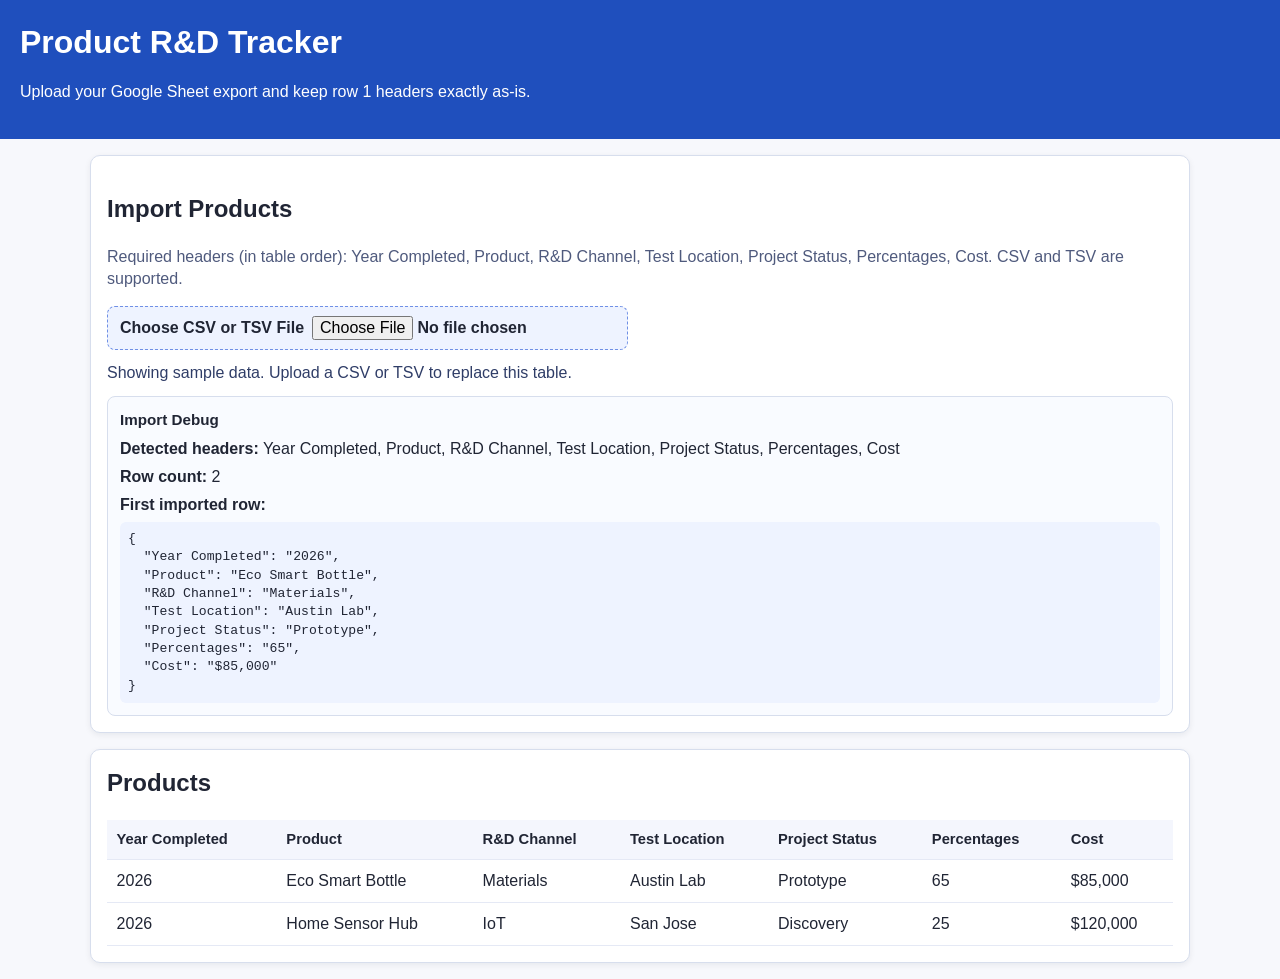
<file: index.html>
<!DOCTYPE html>
<html lang="en">
  <head>
    <meta charset="UTF-8" />
    <meta name="viewport" content="width=device-width, initial-scale=1.0" />
    <title>Product R&D Tracker</title>
    <link rel="stylesheet" href="styles/main.css" />
  </head>
  <body>
    <header class="page-header">
      <h1>Product R&D Tracker</h1>
      <p>Upload your Google Sheet export and keep row 1 headers exactly as-is.</p>
    </header>

    <main class="layout">
      <section class="card" aria-labelledby="import-title">
        <h2 id="import-title">Import Products</h2>
        <p class="subtle-text">
          Required headers (in table order): Year Completed, Product, R&amp;D Channel, Test Location,
          Project Status, Percentages, Cost. CSV and TSV are supported.
        </p>
        <label class="upload-control" for="csv-upload">
          <span>Choose CSV or TSV File</span>
          <input id="csv-upload" type="file" accept=".csv,.tsv,.txt,text/csv,text/tab-separated-values" />
        </label>
        <p id="import-status" class="import-status" role="status" aria-live="polite"></p>
        <div id="import-debug" class="debug-box" aria-live="polite"></div>
      </section>

      <section class="card" aria-labelledby="products-title">
        <div class="table-header">
          <h2 id="products-title">Products</h2>
        </div>
        <div id="products-root"></div>
      </section>
    </main>

    <script src="scripts/app.js"></script>
  </body>
</html>
</file>
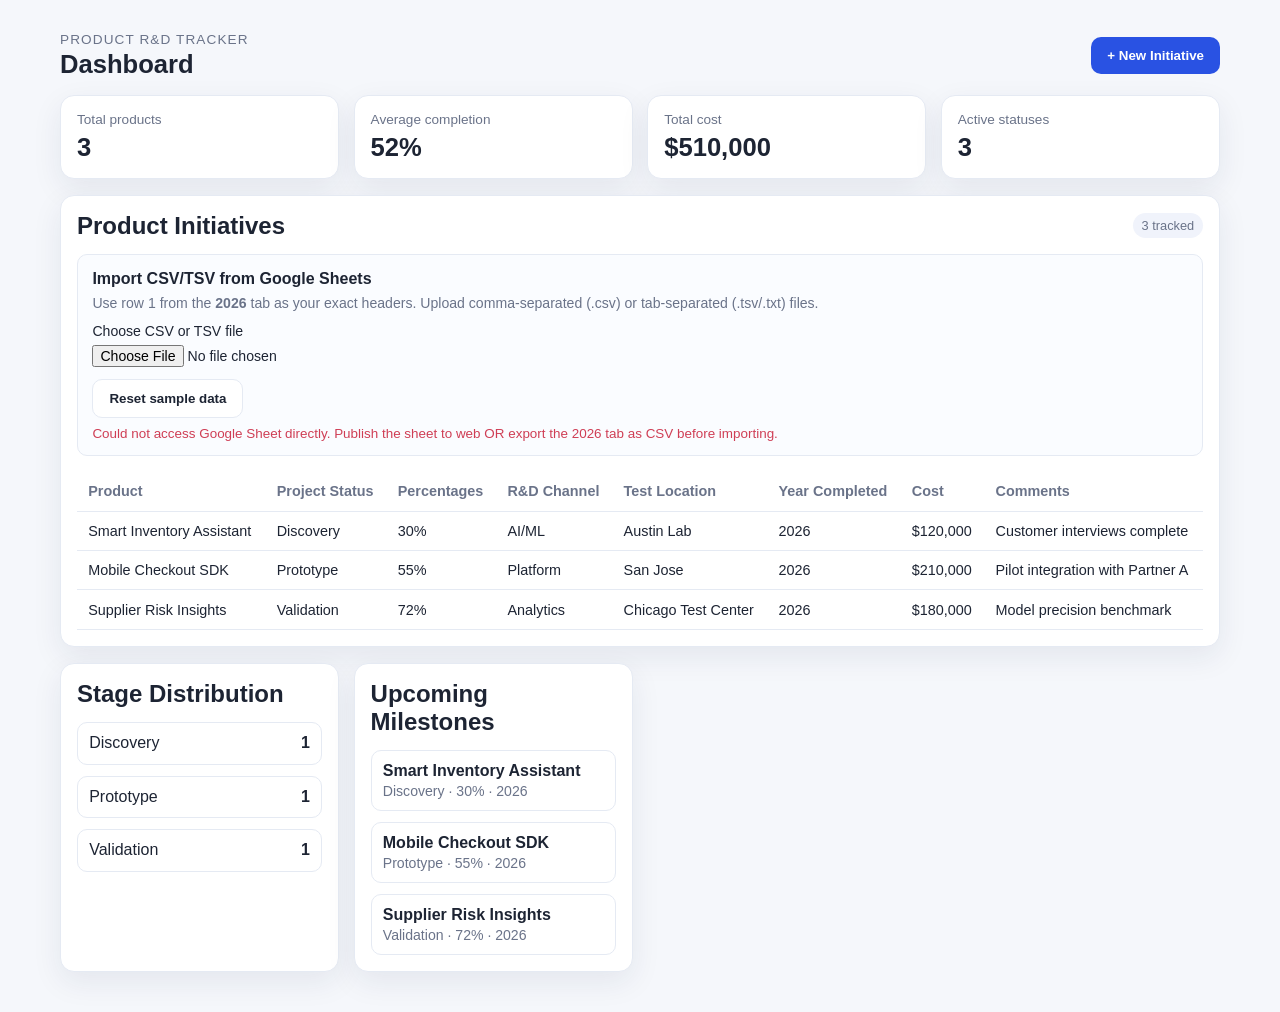
<file: dashboard.html>
<!DOCTYPE html>
<html lang="en">
  <head>
    <meta charset="UTF-8" />
    <meta name="viewport" content="width=device-width, initial-scale=1.0" />
    <title>Product R&D Tracker Dashboard</title>
    <link rel="stylesheet" href="styles.css" />
  </head>
  <body>
    <div class="app-shell">
      <header class="topbar">
        <div>
          <p class="eyebrow">Product R&D Tracker</p>
          <h1>Dashboard</h1>
        </div>
        <button class="primary-btn">+ New Initiative</button>
      </header>

      <section class="kpi-grid" id="kpiGrid"></section>

      <section class="panel">
        <div class="panel-header">
          <h2>Product Initiatives</h2>
          <span id="initiativeCount" class="tag"></span>
        </div>
        <div class="import-panel">
          <h3>Import CSV/TSV from Google Sheets</h3>
          <p class="import-help">
            Use row 1 from the <strong>2026</strong> tab as your exact headers. Upload comma-separated
            (.csv) or tab-separated (.tsv/.txt) files.
          </p>
          <label class="file-picker">
            <span>Choose CSV or TSV file</span>
            <input id="csvFileInput" type="file" accept=".csv,.tsv,.txt,text/csv,text/tab-separated-values" />
          </label>
          <div class="import-actions">
            <button id="resetDataBtn" class="secondary-btn">Reset sample data</button>
          </div>
          <p id="importStatus" class="import-status" role="status" aria-live="polite">
            Using built-in sample data.
          </p>
        </div>
        <div class="table-wrap">
          <table>
            <thead id="initiativeTableHead"></thead>
            <tbody id="initiativeTableBody"></tbody>
          </table>
        </div>
      </section>

      <section class="split-grid">
        <article class="panel">
          <div class="panel-header">
            <h2>Stage Distribution</h2>
          </div>
          <ul id="stageBreakdown" class="stage-list"></ul>
        </article>

        <article class="panel">
          <div class="panel-header">
            <h2>Upcoming Milestones</h2>
          </div>
          <ul id="milestoneList" class="timeline"></ul>
        </article>
      </section>
    </div>

    <script src="dashboard.js"></script>
  </body>
</html>
</file>
<file: styles/main.css>
:root {
  color-scheme: light;
  font-family: Arial, sans-serif;
  line-height: 1.4;
}

body {
  margin: 0;
  background: #f7f8fc;
  color: #202534;
}

.page-header {
  background: #1f4fbd;
  color: #ffffff;
  padding: 1.25rem;
}

.page-header h1 {
  margin: 0 0 0.4rem;
}

.layout {
  display: grid;
  grid-template-columns: 1fr;
  gap: 1rem;
  padding: 1rem;
  max-width: 1100px;
  margin: 0 auto;
}

.card {
  background: #ffffff;
  border: 1px solid #d7deed;
  border-radius: 10px;
  padding: 1rem;
  box-shadow: 0 2px 6px rgba(17, 24, 39, 0.07);
}

.subtle-text {
  margin-top: 0;
  color: #4f5a7d;
}

.upload-control {
  display: inline-flex;
  align-items: center;
  gap: 0.5rem;
  background: #eef3ff;
  border: 1px dashed #6f8fe5;
  border-radius: 8px;
  padding: 0.55rem 0.75rem;
  font-weight: 600;
  cursor: pointer;
}

.upload-control input {
  font: inherit;
}

.import-status {
  margin: 0.75rem 0 0;
  color: #2f3d67;
}

.debug-box {
  margin-top: 0.75rem;
  padding: 0.75rem;
  border: 1px solid #d7deed;
  border-radius: 8px;
  background: #f9fbff;
}

.debug-box h3 {
  margin: 0 0 0.45rem;
  font-size: 0.95rem;
}

.debug-box p {
  margin: 0.35rem 0;
}

.debug-box pre {
  margin: 0.35rem 0 0;
  overflow-x: auto;
  background: #eef3ff;
  border-radius: 6px;
  padding: 0.5rem;
  font-size: 0.82rem;
}

.table-header h2 {
  margin-top: 0;
}

.table-wrap {
  overflow-x: auto;
}

table {
  width: 100%;
  border-collapse: collapse;
  min-width: 900px;
}

th,
td {
  border-bottom: 1px solid #e5e9f5;
  text-align: left;
  padding: 0.6rem;
  vertical-align: top;
}

th {
  background: #f4f6fd;
  font-size: 0.92rem;
}
</file>
<file: styles.css>
:root {
  --bg: #f5f7fb;
  --surface: #ffffff;
  --text: #1d2433;
  --muted: #6a7389;
  --border: #e5eaf3;
  --primary: #2952e3;
  --success: #1f9d61;
  --warning: #d0871f;
  --danger: #cf3e55;
  --radius: 14px;
  --shadow: 0 10px 30px rgba(27, 39, 79, 0.08);
}

* {
  box-sizing: border-box;
}

body {
  margin: 0;
  font-family: Inter, "Segoe UI", Roboto, Arial, sans-serif;
  background: var(--bg);
  color: var(--text);
}

.app-shell {
  max-width: 1200px;
  margin: 0 auto;
  padding: 2rem 1.25rem 2.5rem;
  display: grid;
  gap: 1rem;
}

.topbar {
  display: flex;
  justify-content: space-between;
  align-items: center;
  gap: 1rem;
}

.eyebrow {
  margin: 0;
  color: var(--muted);
  font-size: 0.85rem;
  text-transform: uppercase;
  letter-spacing: 0.08em;
}

h1,
h2 {
  margin: 0;
}

h1 {
  margin-top: 0.2rem;
  font-size: clamp(1.5rem, 2vw, 2rem);
}

.primary-btn {
  border: 0;
  border-radius: 10px;
  padding: 0.7rem 1rem;
  background: var(--primary);
  color: #fff;
  font-weight: 600;
  cursor: pointer;
}

.kpi-grid,
.split-grid {
  display: grid;
  grid-template-columns: repeat(4, minmax(0, 1fr));
  gap: 0.9rem;
}

.kpi-card,
.panel {
  background: var(--surface);
  border: 1px solid var(--border);
  border-radius: var(--radius);
  box-shadow: var(--shadow);
}

.kpi-card {
  padding: 1rem;
}

.kpi-label {
  margin: 0;
  color: var(--muted);
  font-size: 0.85rem;
}

.kpi-value {
  margin: 0.35rem 0 0;
  font-size: 1.6rem;
  font-weight: 700;
}

.panel {
  padding: 1rem;
}

.import-panel {
  margin-bottom: 1rem;
  border: 1px solid var(--border);
  border-radius: 10px;
  padding: 0.9rem;
  background: #fafcff;
}

.import-panel h3 {
  margin: 0 0 0.45rem;
  font-size: 1rem;
}

.import-help {
  margin: 0 0 0.7rem;
  color: var(--muted);
  font-size: 0.88rem;
}

.file-picker {
  display: inline-flex;
  flex-direction: column;
  gap: 0.4rem;
  margin-bottom: 0.7rem;
  font-size: 0.88rem;
}

.file-picker input {
  font-size: 0.88rem;
}

.mapping-grid {
  display: grid;
  grid-template-columns: repeat(2, minmax(0, 1fr));
  gap: 0.55rem;
  margin-bottom: 0.7rem;
}

.mapping-grid label {
  display: grid;
  gap: 0.2rem;
  font-size: 0.84rem;
  color: var(--muted);
}

.mapping-grid select {
  border: 1px solid var(--border);
  border-radius: 8px;
  padding: 0.35rem;
  background: #fff;
  color: var(--text);
}

.import-actions {
  display: flex;
  flex-wrap: wrap;
  gap: 0.55rem;
  margin-bottom: 0.5rem;
}

.secondary-btn {
  border: 1px solid var(--border);
  border-radius: 10px;
  padding: 0.7rem 1rem;
  background: #fff;
  color: var(--text);
  font-weight: 600;
  cursor: pointer;
}

.import-status {
  margin: 0;
  font-size: 0.84rem;
  color: var(--muted);
}

.panel-header {
  display: flex;
  justify-content: space-between;
  align-items: center;
  margin-bottom: 0.9rem;
}

.tag {
  font-size: 0.8rem;
  color: var(--muted);
  background: #f0f3fb;
  padding: 0.3rem 0.55rem;
  border-radius: 999px;
}

.table-wrap {
  overflow-x: auto;
}

table {
  width: 100%;
  border-collapse: collapse;
}

th,
td {
  text-align: left;
  padding: 0.7rem;
  border-bottom: 1px solid var(--border);
  font-size: 0.9rem;
}

th {
  color: var(--muted);
  font-weight: 600;
}

.progress-bar {
  width: 100%;
  min-width: 130px;
  height: 8px;
  background: #e8edf8;
  border-radius: 999px;
  overflow: hidden;
}

.progress-fill {
  height: 100%;
  background: linear-gradient(90deg, #5e7cf4, #2952e3);
}

.priority {
  font-weight: 600;
}

.priority.high {
  color: var(--danger);
}

.priority.medium {
  color: var(--warning);
}

.priority.low {
  color: var(--success);
}

.stage-list,
.timeline {
  list-style: none;
  margin: 0;
  padding: 0;
  display: grid;
  gap: 0.7rem;
}

.stage-item,
.timeline-item {
  border: 1px solid var(--border);
  border-radius: 10px;
  padding: 0.7rem;
}

.stage-item {
  display: flex;
  justify-content: space-between;
}

.timeline-item p {
  margin: 0.15rem 0 0;
  color: var(--muted);
  font-size: 0.88rem;
}

@media (max-width: 980px) {
  .kpi-grid {
    grid-template-columns: repeat(2, minmax(0, 1fr));
  }

  .split-grid {
    grid-template-columns: 1fr;
  }
}

@media (max-width: 640px) {
  .topbar {
    flex-direction: column;
    align-items: flex-start;
  }

  .kpi-grid {
    grid-template-columns: 1fr;
  }

  .mapping-grid {
    grid-template-columns: 1fr;
  }
}

.inline-select {
  width: 100%;
  border: 1px solid var(--border);
  border-radius: 8px;
  padding: 0.35rem;
  background: #fff;
  color: var(--text);
}
</file>
